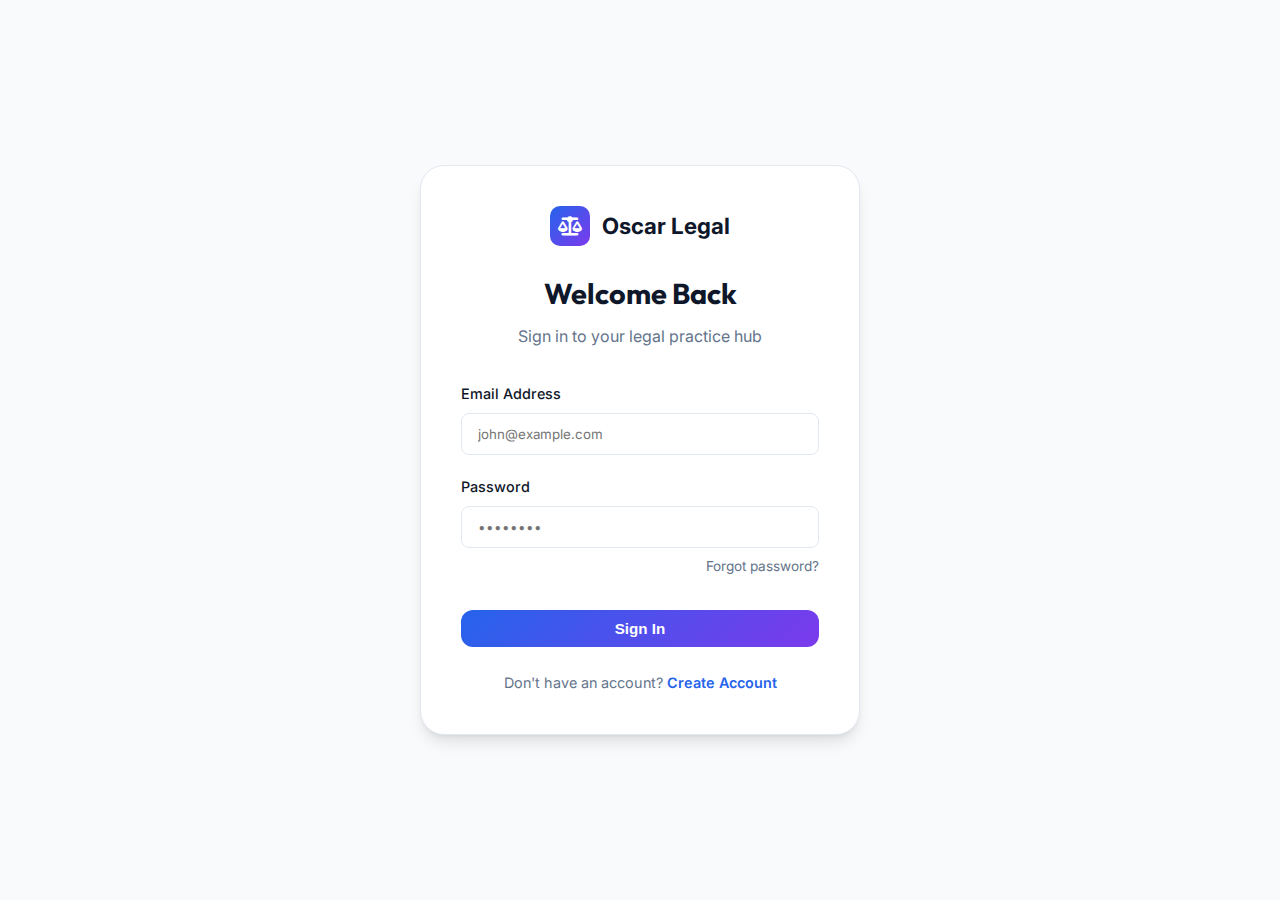
<file: frontend/analysis.html>
<!DOCTYPE html>
<html lang="en">

<head>
    <meta charset="UTF-8">
    <meta name="viewport" content="width=device-width, initial-scale=1.0">
    <title>Legal Analysis | Oscar Legal Practitioners</title>
    <link rel="preconnect" href="https://fonts.googleapis.com">
    <link rel="preconnect" href="https://fonts.gstatic.com" crossorigin>
    <link
        href="https://fonts.googleapis.com/css2?family=Inter:wght@300;400;500;600;700&family=Outfit:wght@400;500;600;700&display=swap"
        rel="stylesheet">
    <link rel="stylesheet" href="https://cdnjs.cloudflare.com/ajax/libs/font-awesome/6.4.0/css/all.min.css">
    <link rel="stylesheet" href="assets/css/main.css">
    <link rel="stylesheet" href="assets/css/dashboard.css">
</head>

<body class="dashboard-body">
    <div class="dashboard-wrapper">
        <aside class="sidebar">
            <div class="sidebar-header">
                <a href="index.html" class="logo">
                    <span class="logo-icon"><i class="fas fa-scale-balanced"></i></span>
                    <span class="logo-text">Oscar Legal</span>
                </a>
            </div>
            <nav class="sidebar-nav">
                <ul>
                    <li><a href="dashboard.html"><i class="fas fa-chart-line"></i> Dashboard</a></li>
                    <li><a href="clients.html"><i class="fas fa-users"></i> Clients</a></li>
                    <li><a href="cases.html"><i class="fas fa-briefcase"></i> Cases</a></li>
                    <li><a href="research.html"><i class="fas fa-magnifying-glass"></i> AI Research</a></li>
                    <li><a href="drafting.html"><i class="fas fa-file-pen"></i> AI Drafting</a></li>
                    <li class="active"><a href="analysis.html"><i class="fas fa-brain"></i> Legal Analysis</a></li>
                </ul>
            </nav>
            <div class="sidebar-footer">
                <button id="logout-btn" class="btn btn-outline"><i class="fas fa-right-from-bracket"></i>
                    Logout</button>
            </div>
        </aside>

        <main class="main-content">
            <header class="content-header">
                <h1>AI Legal Analysis</h1>
                <p>Deep investigative analysis of complex legal situations.</p>
            </header>

            <div class="research-container">
                <div class="search-area">
                    <div class="form-group">
                        <label>State the Legal Issue / Scenario</label>
                        <textarea id="analysis-issue" class="form-control" rows="5"
                            placeholder="Describe the situation in detail..."></textarea>
                    </div>
                    <div class="form-group">
                        <label>Additional Context (Optional)</label>
                        <input type="text" id="analysis-context" class="form-control"
                            placeholder="Specific laws, parties involved, etc.">
                    </div>
                    <button id="run-analysis" class="btn btn-primary btn-large">Perform Deep Analysis <i
                            class="fas fa-microchip"></i></button>
                </div>

                <div id="loading" class="loading-spinner" style="display:none; text-align:center; padding:40px;">
                    <i class="fas fa-brain fa-spin fa-3x" style="color:var(--accent)"></i>
                    <p style="margin-top:15px">Synthesizing legal principles and identifying risks...</p>
                </div>

                <div id="results" class="results-area">
                    <div class="result-card">
                        <h2>Analytical Report</h2>
                        <div id="analysis-content" style="white-space: pre-wrap; line-height: 1.8;"></div>

                        <div style="margin-top:30px; display:flex; gap:12px;">
                            <button class="btn btn-secondary"><i class="fas fa-print"></i> Print Report</button>
                            <button class="btn btn-primary"><i class="fas fa-save"></i> Save to Case File</button>
                        </div>
                    </div>
                </div>
            </div>
        </main>
    </div>

    <script src="assets/js/common.js"></script>
    <script>
        document.getElementById('run-analysis').addEventListener('click', async () => {
            const btn = document.getElementById('run-analysis');
            const loading = document.getElementById('loading');
            const results = document.getElementById('results');
            const content = document.getElementById('analysis-content');
            const token = localStorage.getItem('access_token');

            const payload = {
                issue: document.getElementById('analysis-issue').value,
                context: document.getElementById('analysis-context').value
            };

            if (!payload.issue) {
                alert('Please describe the legal issue.');
                return;
            }

            loading.style.display = 'block';
            results.style.display = 'none';
            btn.disabled = true;

            try {
                const response = await fetch('/api/v1/analyze', {
                    method: 'POST',
                    headers: {
                        'Content-Type': 'application/json',
                        'Authorization': `Bearer ${token}`
                    },
                    body: JSON.stringify(payload)
                });

                if (response.ok) {
                    const data = await response.json();
                    content.innerText = data.analysis;
                    results.style.display = 'block';
                } else {
                    alert('Analysis failed. Ensure AI service is online.');
                }
            } catch (err) {
                console.error(err);
            } finally {
                loading.style.display = 'none';
                btn.disabled = false;
            }
        });

        // Logout
        document.getElementById('logout-btn').addEventListener('click', () => {
            localStorage.clear();
            window.location.href = 'signin.html';
        });
    </script>
</body>

</html>
</file>
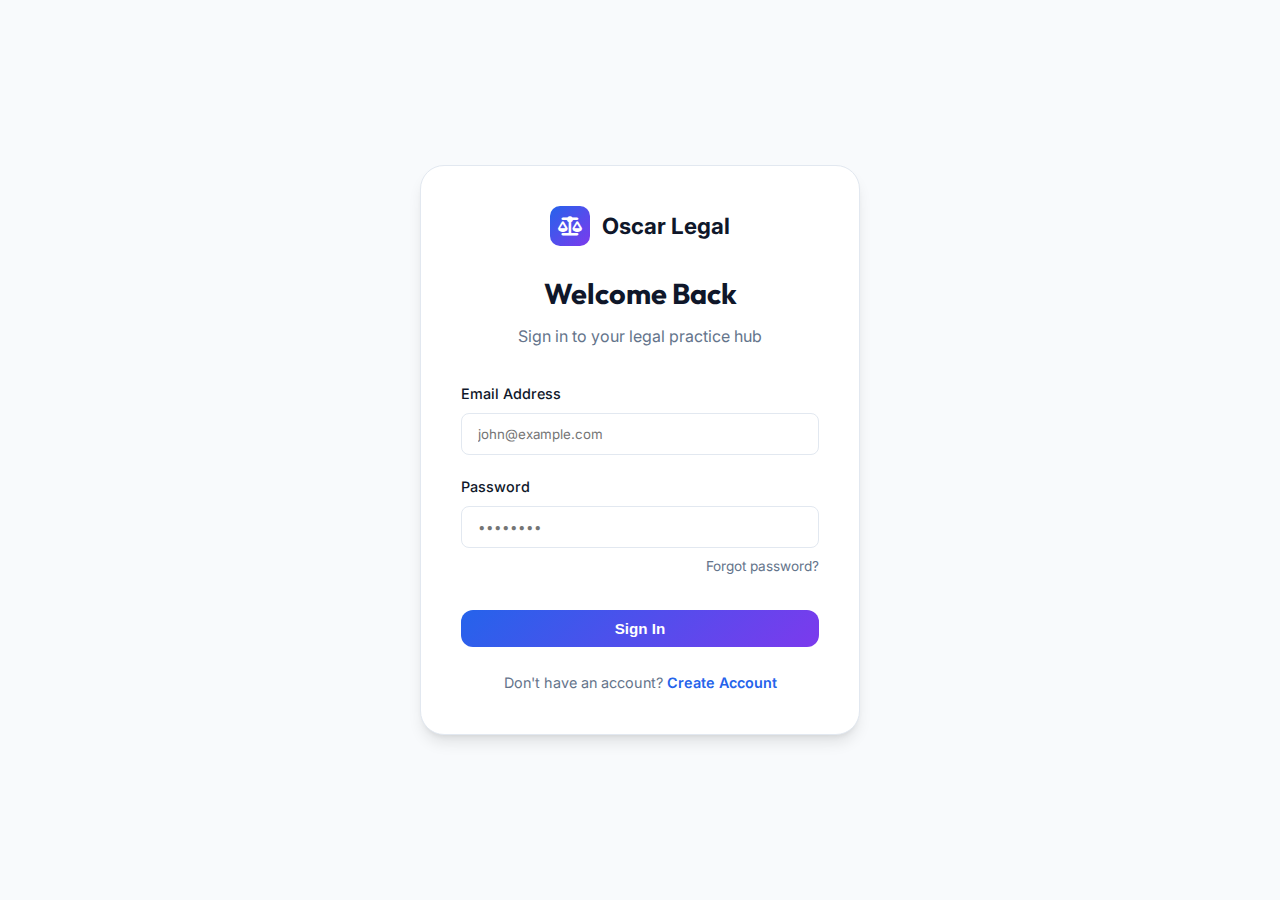
<file: frontend/cases.html>
<!DOCTYPE html>
<html lang="en">

<head>
    <meta charset="UTF-8">
    <meta name="viewport" content="width=device-width, initial-scale=1.0">
    <title>Cases | Oscar Legal Practitioners</title>
    <link rel="preconnect" href="https://fonts.googleapis.com">
    <link rel="preconnect" href="https://fonts.gstatic.com" crossorigin>
    <link
        href="https://fonts.googleapis.com/css2?family=Inter:wght@300;400;500;600;700&family=Outfit:wght@400;500;600;700&display=swap"
        rel="stylesheet">
    <link rel="stylesheet" href="https://cdnjs.cloudflare.com/ajax/libs/font-awesome/6.4.0/css/all.min.css">
    <link rel="stylesheet" href="assets/css/main.css">
    <link rel="stylesheet" href="assets/css/dashboard.css">
</head>

<body class="dashboard-body">
    <div class="dashboard-wrapper">
        <aside class="sidebar">
            <div class="sidebar-header">
                <a href="index.html" class="logo">
                    <span class="logo-icon"><i class="fas fa-scale-balanced"></i></span>
                    <span class="logo-text">Oscar Legal</span>
                </a>
            </div>
            <nav class="sidebar-nav">
                <ul>
                    <li><a href="dashboard.html"><i class="fas fa-chart-line"></i> Dashboard</a></li>
                    <li><a href="clients.html"><i class="fas fa-users"></i> Clients</a></li>
                    <li class="active"><a href="cases.html"><i class="fas fa-briefcase"></i> Cases</a></li>
                    <li><a href="research.html"><i class="fas fa-magnifying-glass"></i> AI Research</a></li>
                    <li><a href="drafting.html"><i class="fas fa-file-pen"></i> AI Drafting</a></li>
                    <li><a href="analysis.html"><i class="fas fa-brain"></i> Legal Analysis</a></li>
                    <li><a href="settings.html"><i class="fas fa-cog"></i> Settings</a></li>
                </ul>
            </nav>
            <div class="sidebar-footer">
                <button id="logout-btn" class="btn btn-outline"><i class="fas fa-right-from-bracket"></i>
                    Logout</button>
            </div>
        </aside>

        <main class="main-content">
            <header class="content-header">
                <h1>Case Management</h1>
                <button class="btn btn-primary" id="add-case-btn"><i class="fas fa-plus"></i> New Case</button>
            </header>

            <div class="grid-card">
                <div class="table-container">
                    <table>
                        <thead>
                            <tr>
                                <th>Case #</th>
                                <th>Title</th>
                                <th>Client</th>
                                <th>Status</th>
                                <th>Priority</th>
                                <th>Actions</th>
                            </tr>
                        </thead>
                        <tbody id="cases-list">
                            <tr>
                                <td colspan="6" class="empty-state">Loading cases...</td>
                            </tr>
                        </tbody>
                    </table>
                </div>
            </div>
        </main>
    </div>

    <!-- Add Case Modal -->
    <div id="case-modal"
        style="display:none; position:fixed; top:0; left:0; width:100%; height:100%; background:rgba(0,0,0,0.5); z-index:2000; align-items:center; justify-content:center;">
        <div class="auth-container" style="max-width:600px">
            <h3>Open New Case</h3>
            <div class="form-group">
                <label>Client</label>
                <select id="case-client-id" class="form-control">
                    <option value="">Select a client...</option>
                </select>
            </div>
            <div class="form-group"><label>Case Title</label><input type="text" id="case-title" class="form-control"
                    placeholder="e.g., Smith vs Johnson"></div>
            <div class="form-group"><label>Case Number</label><input type="text" id="case-number" class="form-control"
                    placeholder="C-2026-001"></div>
            <div class="form-group">
                <label>Priority</label>
                <select id="case-priority" class="form-control">
                    <option value="low">Low</option>
                    <option value="medium" selected>Medium</option>
                    <option value="high">High</option>
                </select>
            </div>
            <div style="display:flex; gap:10px; margin-top:20px">
                <button class="btn btn-primary" id="save-case">Open Case</button>
                <button class="btn btn-secondary"
                    onclick="document.getElementById('case-modal').style.display='none'">Cancel</button>
            </div>
        </div>
    </div>

    <script src="assets/js/common.js"></script>
    <script>
        const token = localStorage.getItem('access_token');

        async function loadClientsForSelect() {
            try {
                const response = await fetch('/api/v1/clients/', {
                    headers: { 'Authorization': `Bearer ${token}` }
                });
                if (response.ok) {
                    const clients = await response.json();
                    const select = document.getElementById('case-client-id');
                    select.innerHTML += clients.map(c => `<option value="${c.id}">${c.name}</option>`).join('');
                }
            } catch (err) { }
        }

        async function loadCases() {
            try {
                const response = await fetch('/api/v1/cases/', {
                    headers: { 'Authorization': `Bearer ${token}` }
                });
                if (response.ok) {
                    const cases = await response.json();
                    const list = document.getElementById('cases-list');
                    if (cases.length === 0) {
                        list.innerHTML = '<tr><td colspan="6" class="empty-state">No cases found. Click "New Case" to begin.</td></tr>';
                    } else {
                        list.innerHTML = cases.map(c => `
                            <tr>
                                <td><code>${c.case_number}</code></td>
                                <td style="font-weight:600">${c.title}</td>
                                <td>Client #${c.client_id}</td>
                                <td><span class="case-badge badge-med">${c.status}</span></td>
                                <td><span class="case-badge badge-${c.priority === 'high' ? 'high' : 'med'}">${c.priority}</span></td>
                                <td><button class="link-btn">Manage</button></td>
                            </tr>
                        `).join('');
                    }
                }
            } catch (err) { console.error(err); }
        }

        document.getElementById('add-case-btn').onclick = () => {
            document.getElementById('case-modal').style.display = 'flex';
        };

        document.getElementById('save-case').onclick = async () => {
            const data = {
                client_id: parseInt(document.getElementById('case-client-id').value),
                title: document.getElementById('case-title').value,
                case_number: document.getElementById('case-number').value,
                priority: document.getElementById('case-priority').value,
                status: "open"
            };

            if (!data.client_id || !data.title || !data.case_number) {
                alert('Please fill all required fields.');
                return;
            }

            try {
                const response = await fetch('/api/v1/cases/', {
                    method: 'POST',
                    headers: {
                        'Authorization': `Bearer ${token}`,
                        'Content-Type': 'application/json'
                    },
                    body: JSON.stringify(data)
                });
                if (response.ok) {
                    document.getElementById('case-modal').style.display = 'none';
                    loadCases();
                } else {
                    alert('Error opening case. Case number might be duplicate.');
                }
            } catch (err) { console.error(err); }
        };

        loadClientsForSelect();
        loadCases();

        // Logout
        document.getElementById('logout-btn').addEventListener('click', () => {
            localStorage.clear();
            window.location.href = 'signin.html';
        });
    </script>
</body>

</html>
</file>
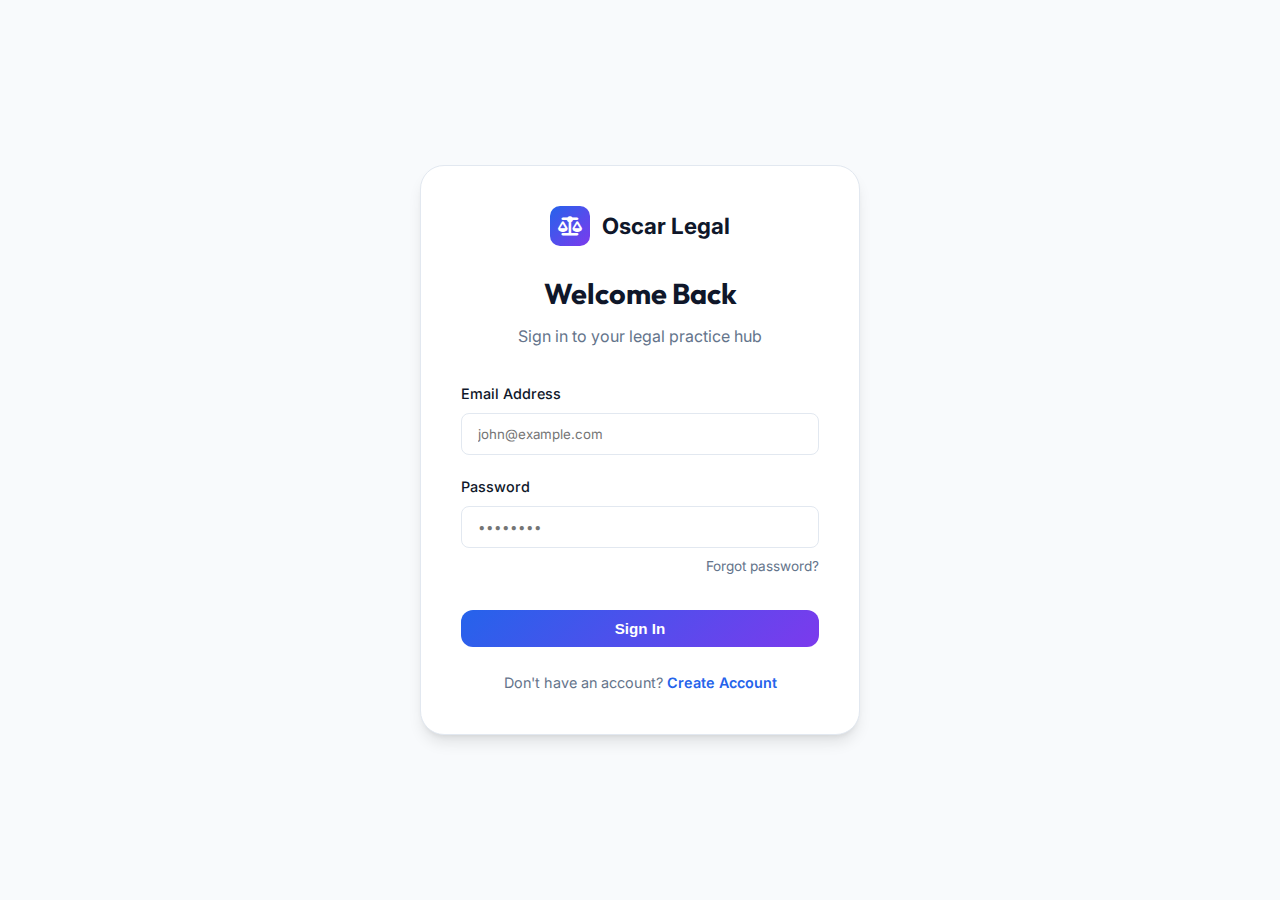
<file: frontend/clients.html>
<!DOCTYPE html>
<html lang="en">

<head>
    <meta charset="UTF-8">
    <meta name="viewport" content="width=device-width, initial-scale=1.0">
    <title>Clients | Oscar Legal Practitioners</title>
    <link rel="preconnect" href="https://fonts.googleapis.com">
    <link rel="preconnect" href="https://fonts.gstatic.com" crossorigin>
    <link
        href="https://fonts.googleapis.com/css2?family=Inter:wght@300;400;500;600;700&family=Outfit:wght@400;500;600;700&display=swap"
        rel="stylesheet">
    <link rel="stylesheet" href="https://cdnjs.cloudflare.com/ajax/libs/font-awesome/6.4.0/css/all.min.css">
    <link rel="stylesheet" href="assets/css/main.css">
    <link rel="stylesheet" href="assets/css/dashboard.css">
</head>

<body class="dashboard-body">
    <div class="dashboard-wrapper">
        <aside class="sidebar">
            <div class="sidebar-header">
                <a href="index.html" class="logo">
                    <span class="logo-icon"><i class="fas fa-scale-balanced"></i></span>
                    <span class="logo-text">Oscar Legal</span>
                </a>
            </div>
            <nav class="sidebar-nav">
                <ul>
                    <li><a href="dashboard.html"><i class="fas fa-chart-line"></i> Dashboard</a></li>
                    <li class="active"><a href="clients.html"><i class="fas fa-users"></i> Clients</a></li>
                    <li><a href="cases.html"><i class="fas fa-briefcase"></i> Cases</a></li>
                    <li><a href="research.html"><i class="fas fa-magnifying-glass"></i> AI Research</a></li>
                    <li><a href="drafting.html"><i class="fas fa-file-pen"></i> AI Drafting</a></li>
                    <li><a href="analysis.html"><i class="fas fa-brain"></i> Legal Analysis</a></li>
                    <li><a href="settings.html"><i class="fas fa-cog"></i> Settings</a></li>
                </ul>
            </nav>
            <div class="sidebar-footer">
                <button id="logout-btn" class="btn btn-outline"><i class="fas fa-right-from-bracket"></i>
                    Logout</button>
            </div>
        </aside>

        <main class="main-content">
            <header class="content-header">
                <h1>Client Management</h1>
                <button class="btn btn-primary" id="add-client-btn"><i class="fas fa-plus"></i> Add Client</button>
            </header>

            <div class="grid-card">
                <div class="table-container">
                    <table>
                        <thead>
                            <tr>
                                <th>Name</th>
                                <th>Contact</th>
                                <th>Status</th>
                                <th>Actions</th>
                            </tr>
                        </thead>
                        <tbody id="clients-list">
                            <tr>
                                <td colspan="4" class="empty-state">Loading clients...</td>
                            </tr>
                        </tbody>
                    </table>
                </div>
            </div>
        </main>
    </div>

    <!-- Simple Add Client Modal -->
    <div id="client-modal"
        style="display:none; position:fixed; top:0; left:0; width:100%; height:100%; background:rgba(0,0,0,0.5); z-index:2000; align-items:center; justify-content:center;">
        <div class="auth-container" style="max-width:500px">
            <h3>Add New Client</h3>
            <div class="form-group"><label>Full Name</label><input type="text" id="c-name" class="form-control"></div>
            <div class="form-group"><label>Email</label><input type="email" id="c-email" class="form-control"></div>
            <div class="form-group"><label>Phone</label><input type="text" id="c-phone" class="form-control"></div>
            <div style="display:flex; gap:10px; margin-top:20px">
                <button class="btn btn-primary" id="save-client">Save Client</button>
                <button class="btn btn-secondary"
                    onclick="document.getElementById('client-modal').style.display='none'">Cancel</button>
            </div>
        </div>
    </div>

    <script src="assets/js/common.js"></script>
    <script>
        const token = localStorage.getItem('access_token');

        async function loadClients() {
            try {
                const response = await fetch('/api/v1/clients/', {
                    headers: { 'Authorization': `Bearer ${token}` }
                });
                if (response.ok) {
                    const clients = await response.json();
                    const list = document.getElementById('clients-list');
                    if (clients.length === 0) {
                        list.innerHTML = '<tr><td colspan="4" class="empty-state">No clients found. Click "Add Client" to begin.</td></tr>';
                    } else {
                        list.innerHTML = clients.map(c => `
                            <tr>
                                <td style="font-weight:600">${c.name}</td>
                                <td>${c.email || 'N/A'}<br><small>${c.phone || ''}</small></td>
                                <td><span class="case-badge badge-med">${c.status}</span></td>
                                <td><button class="link-btn">View Details</button></td>
                            </tr>
                        `).join('');
                    }
                }
            } catch (err) { console.error(err); }
        }

        document.getElementById('add-client-btn').onclick = () => {
            document.getElementById('client-modal').style.display = 'flex';
        };

        document.getElementById('save-client').onclick = async () => {
            const data = {
                name: document.getElementById('c-name').value,
                email: document.getElementById('c-email').value,
                phone: document.getElementById('c-phone').value
            };
            try {
                const response = await fetch('/api/v1/clients/', {
                    method: 'POST',
                    headers: {
                        'Authorization': `Bearer ${token}`,
                        'Content-Type': 'application/json'
                    },
                    body: JSON.stringify(data)
                });
                if (response.ok) {
                    document.getElementById('client-modal').style.display = 'none';
                    loadClients();
                }
            } catch (err) { console.error(err); }
        };

        loadClients();

        // Logout
        document.getElementById('logout-btn').addEventListener('click', () => {
            localStorage.clear();
            window.location.href = 'signin.html';
        });
    </script>
</body>

</html>
</file>
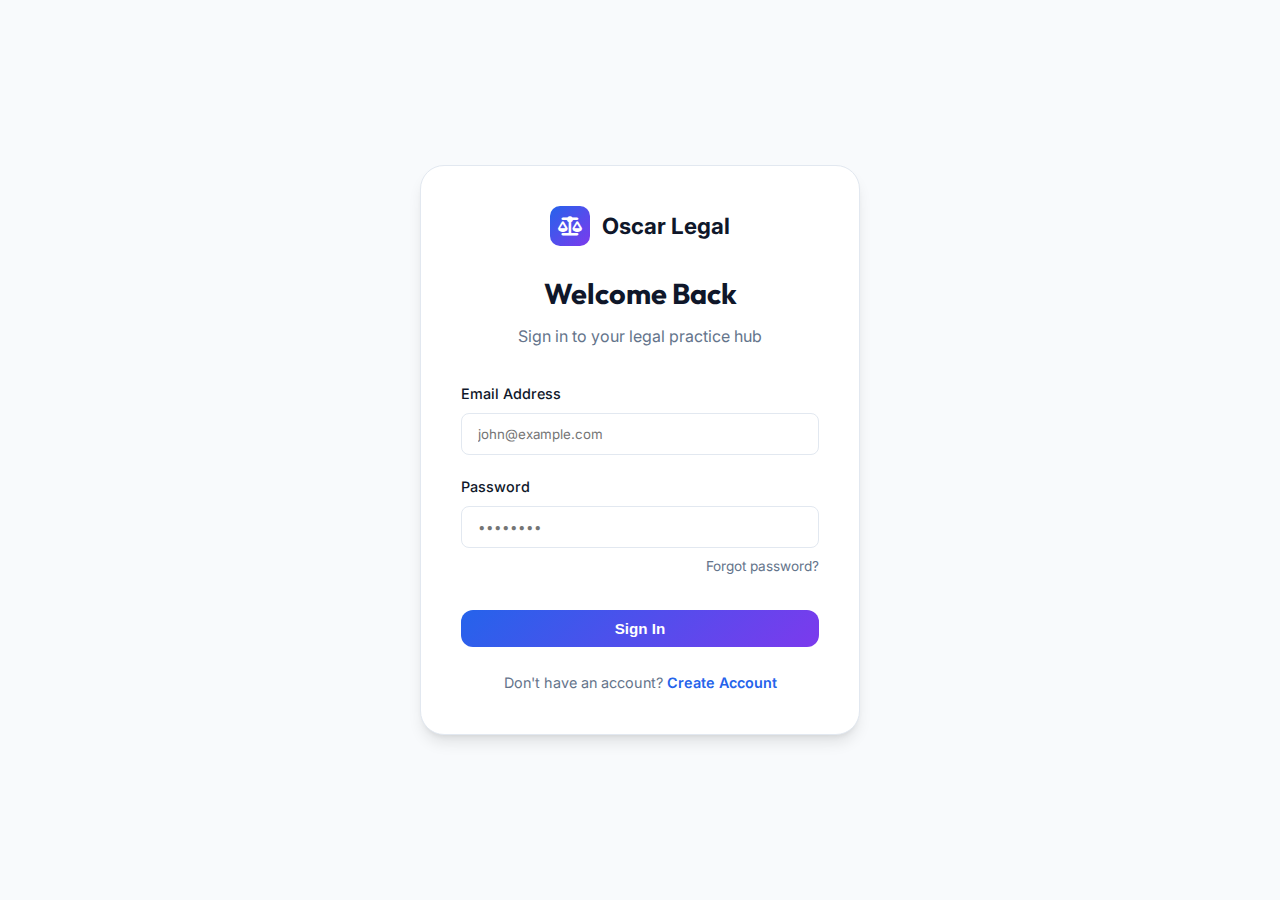
<file: frontend/dashboard.html>
<!DOCTYPE html>
<html lang="en">

<head>
    <meta charset="UTF-8">
    <meta name="viewport" content="width=device-width, initial-scale=1.0">
    <title>Lawyer Dashboard | Oscar Legal Practitioners</title>
    <link rel="preconnect" href="https://fonts.googleapis.com">
    <link rel="preconnect" href="https://fonts.gstatic.com" crossorigin>
    <link
        href="https://fonts.googleapis.com/css2?family=Inter:wght@300;400;500;600;700&family=Outfit:wght@400;500;600;700&display=swap"
        rel="stylesheet">
    <link rel="stylesheet" href="https://cdnjs.cloudflare.com/ajax/libs/font-awesome/6.4.0/css/all.min.css">
    <link rel="stylesheet" href="assets/css/main.css">
    <link rel="stylesheet" href="assets/css/dashboard.css">
</head>

<body class="dashboard-body">
    <div class="dashboard-wrapper">
        <!-- Sidebar -->
        <aside class="sidebar">
            <div class="sidebar-header">
                <a href="index.html" class="logo">
                    <span class="logo-icon"><i class="fas fa-scale-balanced"></i></span>
                    <span class="logo-text">Oscar Legal</span>
                </a>
            </div>
            <nav class="sidebar-nav">
                <ul>
                    <li class="active"><a href="dashboard.html"><i class="fas fa-chart-line"></i> Dashboard</a></li>
                    <li><a href="clients.html"><i class="fas fa-users"></i> Clients</a></li>
                    <li><a href="cases.html"><i class="fas fa-briefcase"></i> Cases</a></li>
                    <li><a href="research.html"><i class="fas fa-magnifying-glass"></i> AI Research</a></li>
                    <li><a href="drafting.html"><i class="fas fa-file-pen"></i> AI Drafting</a></li>
                    <li><a href="analysis.html"><i class="fas fa-brain"></i> Legal Analysis</a></li>
                    <li><a href="settings.html"><i class="fas fa-cog"></i> Settings</a></li>
                </ul>
            </nav>
            <div class="sidebar-footer">
                <button id="logout-btn" class="btn btn-outline"><i class="fas fa-right-from-bracket"></i>
                    Logout</button>
            </div>
        </aside>

        <!-- Main Content -->
        <main class="main-content">
            <header class="content-header">
                <div class="welcome-text">
                    <h1 id="user-welcome">Hello, Counselor</h1>
                    <p>Here is what's happening today.</p>
                </div>
                <div class="header-actions">
                    <button class="btn btn-outline" id="publish-insight-btn"><i class="fas fa-bullhorn"></i> Publish
                        Insight</button>
                    <button class="btn btn-primary" onclick="window.location.href='cases.html'"><i
                            class="fas fa-plus"></i> New Case</button>
                    <div class="user-profile">
                        <img src="https://ui-avatars.com/api/?name=Lawyer&background=2563eb&color=fff" alt="Profile"
                            id="user-avatar">
                    </div>
                </div>
            </header>

            <!-- Blog Modal -->
            <div id="blog-modal"
                style="display:none; position:fixed; top:0; left:0; width:100%; height:100%; background:rgba(0,0,0,0.5); z-index:2000; align-items:center; justify-content:center;">
                <div class="auth-container" style="max-width:700px; padding: 40px;">
                    <h3>Publish Legal Insight</h3>
                    <p class="text-muted">Broadcast your expertise to the public blog.</p>
                    <div class="form-group" style="margin-top:20px">
                        <label>Title</label>
                        <input type="text" id="blog-title" class="form-control"
                            placeholder="The impact of new digital laws...">
                    </div>
                    <div class="form-group">
                        <label>Short Description (Excerpt)</label>
                        <input type="text" id="blog-excerpt" class="form-control" placeholder="A brief summary...">
                    </div>
                    <div class="form-group">
                        <label>Full Content (Markdown supported)</label>
                        <textarea id="blog-content" class="form-control" rows="8"
                            placeholder="Write your full legal analysis here..."></textarea>
                    </div>
                    <div style="display:flex; gap:10px; margin-top:20px">
                        <button class="btn btn-primary" id="save-blog">Publish Now</button>
                        <button class="btn btn-secondary"
                            onclick="document.getElementById('blog-modal').style.display='none'">Cancel</button>
                    </div>
                </div>
            </div>

            <!-- Stats Grid -->
            <div class="stats-grid">
                <div class="stat-card">
                    <div class="stat-icon icon-blue"><i class="fas fa-folder-open"></i></div>
                    <div class="stat-data">
                        <span class="stat-label">Active Cases</span>
                        <span class="stat-value" id="count-cases">0</span>
                    </div>
                </div>
                <div class="stat-card">
                    <div class="stat-icon icon-green"><i class="fas fa-user-check"></i></div>
                    <div class="stat-data">
                        <span class="stat-label">Total Clients</span>
                        <span class="stat-value" id="count-clients">0</span>
                    </div>
                </div>
                <div class="stat-card">
                    <div class="stat-icon icon-purple"><i class="fas fa-clock"></i></div>
                    <div class="stat-data">
                        <span class="stat-label">Pending Tasks</span>
                        <span class="stat-value" id="count-tasks">0</span>
                    </div>
                </div>
            </div>

            <!-- Dashboard Content -->
            <div class="dashboard-grid">
                <!-- Recent Cases Table -->
                <div class="grid-card recent-cases">
                    <div class="card-header">
                        <h3>Recent Cases</h3>
                        <a href="cases.html" class="link-btn">View All</a>
                    </div>
                    <div class="table-container">
                        <table>
                            <thead>
                                <tr>
                                    <th>Title</th>
                                    <th>Client</th>
                                    <th>Status</th>
                                    <th>Action</th>
                                </tr>
                            </thead>
                            <tbody id="recent-cases-list">
                                <!-- Data populated by JS -->
                                <tr>
                                    <td colspan="4" class="empty-state">No cases found</td>
                                </tr>
                            </tbody>
                        </table>
                    </div>
                </div>

                <!-- AI Quick Tool -->
                <div class="grid-card ai-quick-tool">
                    <div class="card-header">
                        <h3>AI Research Assistant</h3>
                    </div>
                    <div class="ai-chat-preview">
                        <p class="ai-hint">Ask a legal research question to get started...</p>
                        <div class="chat-input-box">
                            <input type="text" id="ai-quick-query" placeholder="e.g., Tenant rights in Lagos...">
                            <button id="ai-quick-send"><i class="fas fa-paper-plane"></i></button>
                        </div>
                    </div>
                </div>
            </div>
        </main>
    </div>

    <script src="assets/js/common.js"></script>
    <script src="assets/js/dashboard.js"></script>
</body>

</html>
</file>
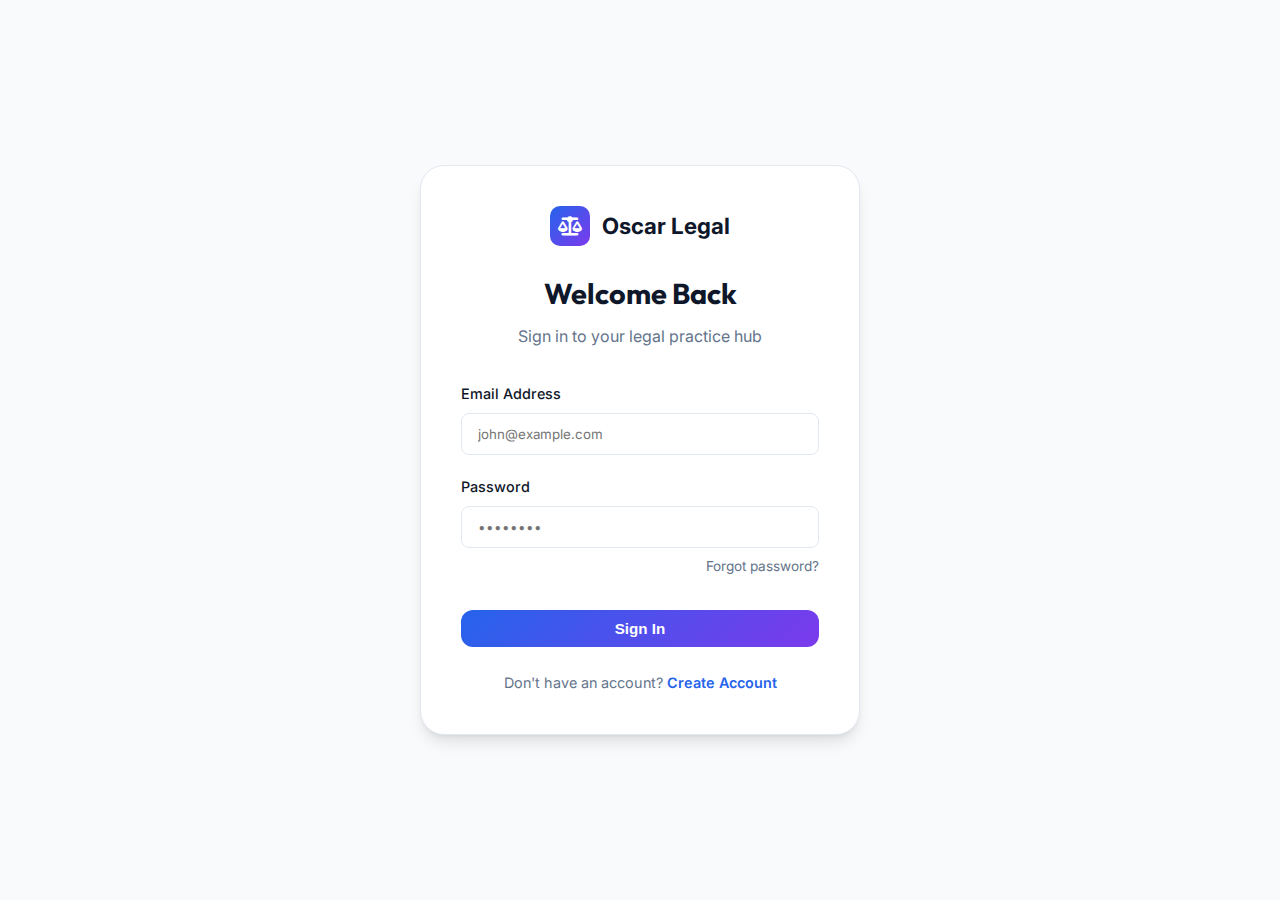
<file: frontend/drafting.html>
<!DOCTYPE html>
<html lang="en">

<head>
    <meta charset="UTF-8">
    <meta name="viewport" content="width=device-width, initial-scale=1.0">
    <title>AI Drafting Assistant | Oscar Legal Practitioners</title>
    <link rel="preconnect" href="https://fonts.googleapis.com">
    <link rel="preconnect" href="https://fonts.gstatic.com" crossorigin>
    <link
        href="https://fonts.googleapis.com/css2?family=Inter:wght@300;400;500;600;700&family=Outfit:wght@400;500;600;700&display=swap"
        rel="stylesheet">
    <link rel="stylesheet" href="https://cdnjs.cloudflare.com/ajax/libs/font-awesome/6.4.0/css/all.min.css">
    <link rel="stylesheet" href="assets/css/main.css">
    <link rel="stylesheet" href="assets/css/dashboard.css">
    <style>
        .drafting-form {
            background: white;
            padding: 30px;
            border-radius: var(--radius-md);
            border: 1px solid var(--border);
            margin-bottom: 30px;
        }

        .form-row {
            display: grid;
            grid-template-columns: 1fr 1fr;
            gap: 20px;
            margin-bottom: 20px;
        }

        .preview-area {
            background: white;
            padding: 50px;
            border-radius: var(--radius-md);
            border: 1px solid var(--border);
            font-family: 'Times New Roman', serif;
            line-height: 1.5;
            white-space: pre-wrap;
            display: none;
            min-height: 500px;
        }

        .preview-header {
            display: flex;
            justify-content: space-between;
            align-items: center;
            margin-bottom: 20px;
        }
    </style>
</head>

<body class="dashboard-body">
    <div class="dashboard-wrapper">
        <aside class="sidebar">
            <div class="sidebar-header">
                <a href="index.html" class="logo">
                    <span class="logo-icon"><i class="fas fa-scale-balanced"></i></span>
                    <span class="logo-text">Oscar Legal</span>
                </a>
            </div>
            <nav class="sidebar-nav">
                <ul>
                    <li><a href="dashboard.html"><i class="fas fa-chart-line"></i> Dashboard</a></li>
                    <li><a href="clients.html"><i class="fas fa-users"></i> Clients</a></li>
                    <li><a href="cases.html"><i class="fas fa-briefcase"></i> Cases</a></li>
                    <li><a href="research.html"><i class="fas fa-magnifying-glass"></i> AI Research</a></li>
                    <li class="active"><a href="drafting.html"><i class="fas fa-file-pen"></i> AI Drafting</a></li>
                    <li><a href="analysis.html"><i class="fas fa-brain"></i> Legal Analysis</a></li>
                    <li><a href="settings.html"><i class="fas fa-cog"></i> Settings</a></li>
                </ul>
            </nav>
            <div class="sidebar-footer">
                <button id="logout-btn" class="btn btn-outline"><i class="fas fa-right-from-bracket"></i>
                    Logout</button>
            </div>
        </aside>

        <main class="main-content">
            <header class="content-header">
                <h1>AI Drafting Assistant</h1>
                <p>Generate professional legal documents in seconds.</p>
            </header>

            <div class="drafting-form">
                <div class="form-row">
                    <div class="form-group">
                        <label>Document Type</label>
                        <select id="doc-type" class="form-control">
                            <option value="Non-Disclosure Agreement (NDA)">Non-Disclosure Agreement (NDA)</option>
                            <option value="Employment Contract">Employment Contract</option>
                            <option value="Service Level Agreement">Service Level Agreement</option>
                            <option value="Tenancy Agreement">Tenancy Agreement</option>
                            <option value="Power of Attorney">Power of Attorney</option>
                        </select>
                    </div>
                </div>
                <div class="form-row">
                    <div class="form-group">
                        <label>Party A (e.g., Company)</label>
                        <input type="text" id="party-a" class="form-control" placeholder="Company Name Ltd.">
                    </div>
                    <div class="form-group">
                        <label>Party B (e.g., Individual)</label>
                        <input type="text" id="party-b" class="form-control" placeholder="Full Legal Name">
                    </div>
                </div>
                <div class="form-row">
                    <div class="form-group">
                        <label>Jurisdiction</label>
                        <select id="doc-jurisdiction" class="form-control">
                            <option value="Nigeria">Nigeria</option>
                            <option value="UK">United Kingdom (England & Wales)</option>
                            <option value="US">United States (Delaware)</option>
                        </select>
                    </div>
                </div>
                <button id="generate-doc" class="btn btn-primary btn-large">Generate Draft <i
                        class="fas fa-wand-magic-sparkles"></i></button>
            </div>

            <div id="loading" class="loading-spinner" style="display:none; text-align:center; padding:40px;">
                <i class="fas fa-spinner fa-spin fa-3x" style="color:var(--accent)"></i>
                <p style="margin-top:15px">Drafting your document based on latest legal standards...</p>
            </div>

            <div id="preview-section">
                <div class="preview-header" style="display:none;" id="preview-header">
                    <h3>Document Preview</h3>
                    <div style="display:flex; gap:10px;">
                        <button class="btn btn-secondary" onclick="window.print()"><i class="fas fa-download"></i>
                            PDF</button>
                        <button class="btn btn-primary"><i class="fas fa-save"></i> Save</button>
                    </div>
                </div>
                <div id="doc-preview" class="preview-area"></div>
            </div>
        </main>
    </div>

    <script src="assets/js/common.js"></script>
    <script>
        document.getElementById('generate-doc').addEventListener('click', async () => {
            const btn = document.getElementById('generate-doc');
            const loading = document.getElementById('loading');
            const preview = document.getElementById('doc-preview');
            const header = document.getElementById('preview-header');
            const token = localStorage.getItem('access_token');

            const payload = {
                template_type: document.getElementById('doc-type').value,
                party_a: document.getElementById('party-a').value,
                party_b: document.getElementById('party-b').value,
                jurisdiction: document.getElementById('doc-jurisdiction').value
            };

            if (!payload.party_a || !payload.party_b) {
                alert('Please specify both parties.');
                return;
            }

            loading.style.display = 'block';
            preview.style.display = 'none';
            header.style.display = 'none';
            btn.disabled = true;

            try {
                const response = await fetch('/api/v1/draft', {
                    method: 'POST',
                    headers: {
                        'Content-Type': 'application/json',
                        'Authorization': `Bearer ${token}`
                    },
                    body: JSON.stringify(payload)
                });

                if (response.ok) {
                    const data = await response.json();
                    preview.innerText = data.content;
                    preview.style.display = 'block';
                    header.style.display = 'flex';
                } else {
                    alert('Drafting failed. Ensure the AI service is online.');
                }
            } catch (err) {
                console.error(err);
            } finally {
                loading.style.display = 'none';
                btn.disabled = false;
            }
        });

        // Logout
        document.getElementById('logout-btn').addEventListener('click', () => {
            localStorage.clear();
            window.location.href = 'signin.html';
        });
    </script>
</body>

</html>
</file>
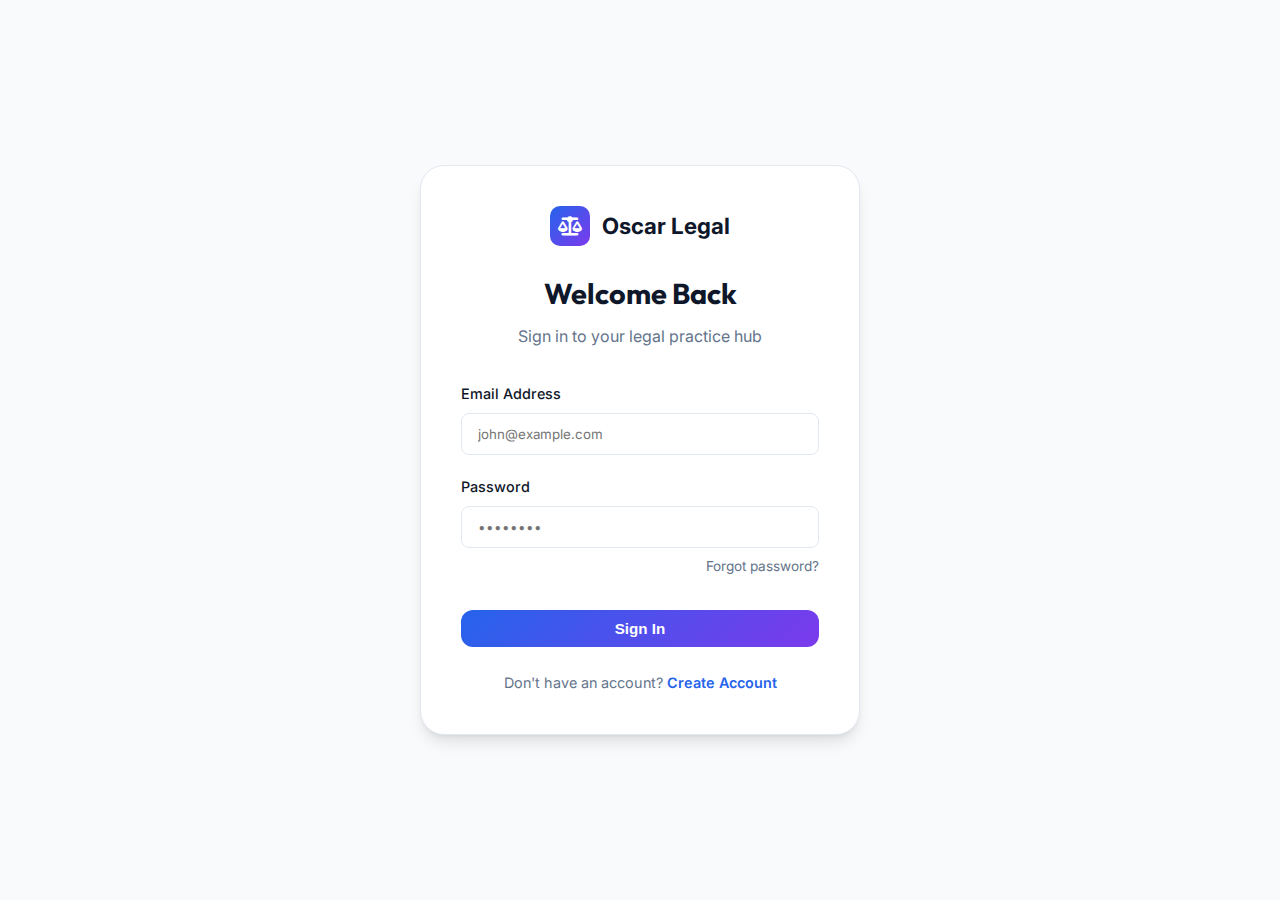
<file: frontend/research.html>
<!DOCTYPE html>
<html lang="en">

<head>
    <meta charset="UTF-8">
    <meta name="viewport" content="width=device-width, initial-scale=1.0">
    <title>AI Research Assistant | Oscar Legal Practitioners</title>
    <link rel="preconnect" href="https://fonts.googleapis.com">
    <link rel="preconnect" href="https://fonts.gstatic.com" crossorigin>
    <link
        href="https://fonts.googleapis.com/css2?family=Inter:wght@300;400;500;600;700&family=Outfit:wght@400;500;600;700&display=swap"
        rel="stylesheet">
    <link rel="stylesheet" href="https://cdnjs.cloudflare.com/ajax/libs/font-awesome/6.4.0/css/all.min.css">
    <link rel="stylesheet" href="assets/css/main.css">
    <link rel="stylesheet" href="assets/css/dashboard.css">
    <style>
        .research-container {
            max-width: 900px;
            margin: 0 auto;
        }

        .search-area {
            background: white;
            padding: 30px;
            border-radius: var(--radius-md);
            box-shadow: var(--shadow-sm);
            margin-bottom: 30px;
            border: 1px solid var(--border);
        }

        .search-input-group {
            display: flex;
            gap: 12px;
        }

        .search-input-group input {
            flex: 1;
            padding: 14px 20px;
            border-radius: 10px;
            border: 1px solid var(--border);
            font-size: 1.1rem;
        }

        .results-area {
            display: none;
            /* Shown when results arrive */
        }

        .result-card {
            background: white;
            padding: 40px;
            border-radius: var(--radius-md);
            box-shadow: var(--shadow-sm);
            border: 1px solid var(--border);
            line-height: 1.8;
        }

        .result-card h2 {
            margin-bottom: 24px;
            color: var(--accent);
        }

        .source-list {
            margin-top: 30px;
            padding-top: 20px;
            border-top: 1px solid var(--border);
        }

        .source-tag {
            display: inline-block;
            background: var(--surface);
            padding: 4px 12px;
            border-radius: 6px;
            font-size: 0.8rem;
            margin-right: 8px;
            margin-bottom: 8px;
            border: 1px solid var(--border);
        }

        .loading-spinner {
            display: none;
            text-align: center;
            padding: 40px;
        }
    </style>
</head>

<body class="dashboard-body">
    <div class="dashboard-wrapper">
        <!-- Sidebar same as dashboard -->
        <aside class="sidebar">
            <div class="sidebar-header">
                <a href="index.html" class="logo">
                    <span class="logo-icon"><i class="fas fa-scale-balanced"></i></span>
                    <span class="logo-text">Oscar Legal</span>
                </a>
            </div>
            <nav class="sidebar-nav">
                <ul>
                    <li><a href="dashboard.html"><i class="fas fa-chart-line"></i> Dashboard</a></li>
                    <li><a href="clients.html"><i class="fas fa-users"></i> Clients</a></li>
                    <li><a href="cases.html"><i class="fas fa-briefcase"></i> Cases</a></li>
                    <li class="active"><a href="research.html"><i class="fas fa-magnifying-glass"></i> AI Research</a>
                    </li>
                    <li><a href="drafting.html"><i class="fas fa-file-pen"></i> AI Drafting</a></li>
                    <li><a href="analysis.html"><i class="fas fa-brain"></i> Legal Analysis</a></li>
                    <li><a href="settings.html"><i class="fas fa-cog"></i> Settings</a></li>
                </ul>
            </nav>
            <div class="sidebar-footer">
                <button id="logout-btn" class="btn btn-outline"><i class="fas fa-right-from-bracket"></i>
                    Logout</button>
            </div>
        </aside>

        <main class="main-content">
            <header class="content-header">
                <div class="welcome-text">
                    <h1>AI Research Assistant</h1>
                    <p>Semantic legal research across jurisdictions.</p>
                </div>
            </header>

            <div class="research-container">
                <div class="search-area">
                    <div class="search-input-group">
                        <input type="text" id="research-query"
                            placeholder="Ask a legal question (e.g., Burden of proof in libel cases...)">
                        <button id="run-research" class="btn btn-primary btn-large">Research <i
                                class="fas fa-microchip"></i></button>
                    </div>
                    <div style="margin-top: 15px; display:flex; gap: 20px;">
                        <select id="jurisdiction" class="form-control" style="width: 200px;">
                            <option value="">All Jurisdictions</option>
                            <option value="nigeria">Nigeria</option>
                            <option value="uk">United Kingdom</option>
                            <option value="us">United States</option>
                        </select>
                    </div>
                </div>

                <div id="loading" class="loading-spinner">
                    <i class="fas fa-circle-notch fa-spin fa-3x" style="color: var(--accent);"></i>
                    <p style="margin-top: 15px;">Analyzing legal precedents... This may take a moment.</p>
                </div>

                <div id="results" class="results-area">
                    <div class="result-card">
                        <h2>Research Summary</h2>
                        <div id="answer-content"></div>

                        <div class="source-list">
                            <h4>Retrieved Sources</h4>
                            <div id="sources-container"></div>
                        </div>

                        <div style="margin-top:30px; display:flex; gap:12px;">
                            <button class="btn btn-secondary"><i class="fas fa-file-pdf"></i> Export PDF</button>
                            <button class="btn btn-secondary"><i class="fas fa-bookmark"></i> Save to Case</button>
                        </div>
                    </div>
                </div>
            </div>
        </main>
    </div>

    <script src="assets/js/common.js"></script>
    <script>
        document.addEventListener('DOMContentLoaded', () => {
            const runBtn = document.getElementById('run-research');
            const queryInput = document.getElementById('research-query');
            const resultsArea = document.getElementById('results');
            const loading = document.getElementById('loading');
            const answerContent = document.getElementById('answer-content');
            const sourcesContainer = document.getElementById('sources-container');

            // Handle URL params
            const urlParams = new URLSearchParams(window.location.search);
            const initialQuery = urlParams.get('query');
            if (initialQuery) {
                queryInput.value = initialQuery;
                performResearch();
            }

            async function performResearch() {
                const query = queryInput.value.trim();
                const jurisdiction = document.getElementById('jurisdiction').value;
                const token = localStorage.getItem('access_token');

                if (!query) return;

                resultsArea.style.display = 'none';
                loading.style.display = 'block';

                try {
                    const response = await fetch('/api/v1/research', {
                        method: 'POST',
                        headers: {
                            'Content-Type': 'application/json',
                            'Authorization': `Bearer ${token}`
                        },
                        body: JSON.stringify({ query, jurisdiction })
                    });

                    if (response.ok) {
                        const data = await response.json();
                        answerContent.innerHTML = data.answer.replace(/\n/g, '<br>');

                        sourcesContainer.innerHTML = data.sources.length > 0
                            ? data.sources.map(s => `<span class="source-tag"><i class="fas fa-book"></i> ${s.title || 'Legal Document'}</span>`).join('')
                            : '<p class="text-muted">No external sources cited.</p>';

                        resultsArea.style.display = 'block';
                    } else {
                        alert('Could not complete research. Please check your connection to the AI service.');
                    }
                } catch (err) {
                    console.error('Research error:', err);
                } finally {
                    loading.style.display = 'none';
                }
            }

            runBtn.addEventListener('click', performResearch);
            queryInput.addEventListener('keypress', (e) => { if (e.key === 'Enter') performResearch(); });

            // Logout
            document.getElementById('logout-btn').addEventListener('click', () => {
                localStorage.clear();
                window.location.href = 'signin.html';
            });
        });
    </script>
</body>

</html>
</file>
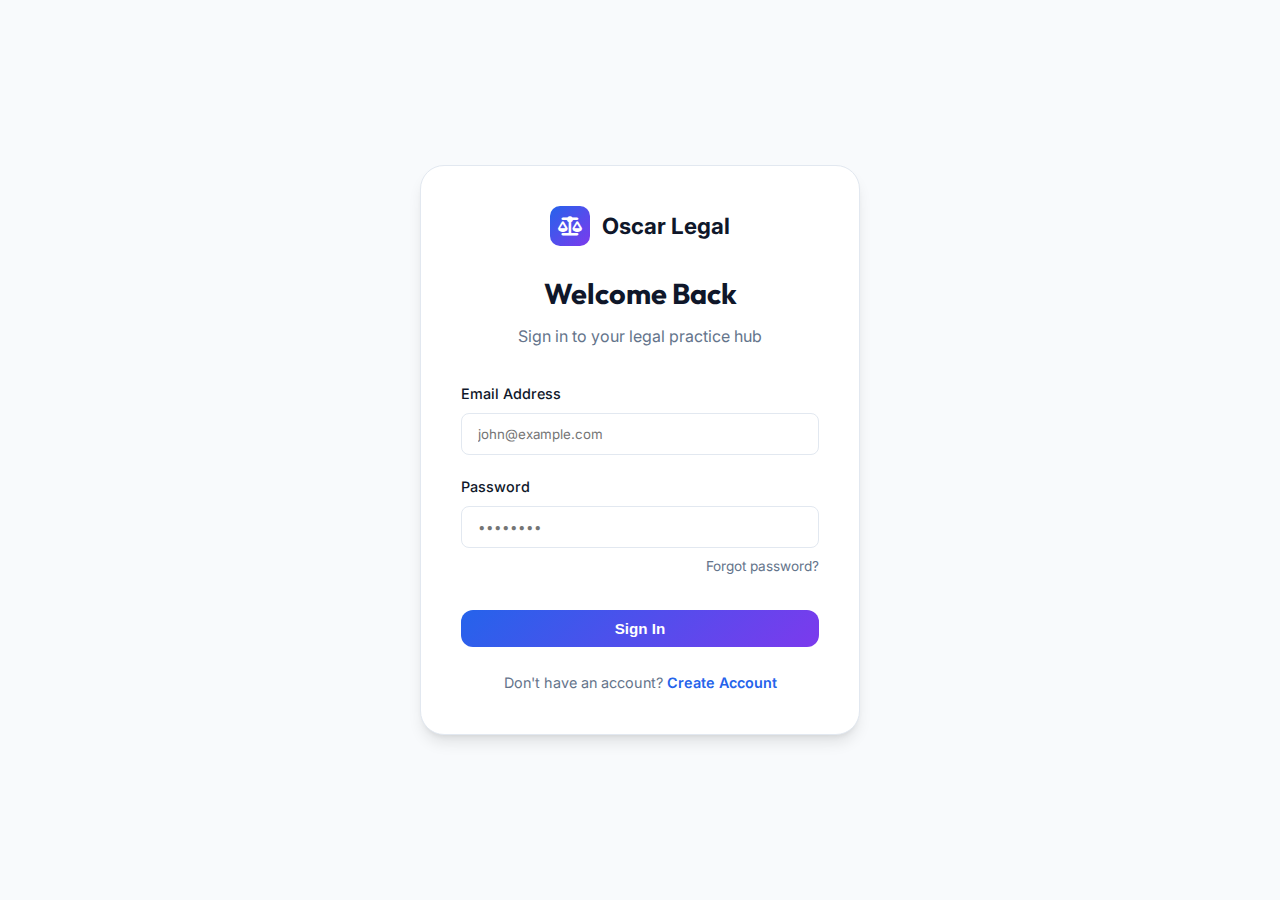
<file: frontend/settings.html>
<!DOCTYPE html>
<html lang="en">

<head>
    <meta charset="UTF-8">
    <meta name="viewport" content="width=device-width, initial-scale=1.0">
    <title>Settings | Oscar Legal Practitioners</title>
    <link rel="preconnect" href="https://fonts.googleapis.com">
    <link rel="preconnect" href="https://fonts.gstatic.com" crossorigin>
    <link
        href="https://fonts.googleapis.com/css2?family=Inter:wght@300;400;500;600;700&family=Outfit:wght@400;500;600;700&display=swap"
        rel="stylesheet">
    <link rel="stylesheet" href="https://cdnjs.cloudflare.com/ajax/libs/font-awesome/6.4.0/css/all.min.css">
    <link rel="stylesheet" href="assets/css/main.css">
    <link rel="stylesheet" href="assets/css/dashboard.css">
</head>

<body class="dashboard-body">
    <div class="dashboard-wrapper">
        <aside class="sidebar">
            <div class="sidebar-header">
                <a href="index.html" class="logo">
                    <span class="logo-icon"><i class="fas fa-scale-balanced"></i></span>
                    <span class="logo-text">Oscar Legal</span>
                </a>
            </div>
            <nav class="sidebar-nav">
                <ul>
                    <li><a href="dashboard.html"><i class="fas fa-chart-line"></i> Dashboard</a></li>
                    <li><a href="clients.html"><i class="fas fa-users"></i> Clients</a></li>
                    <li><a href="cases.html"><i class="fas fa-briefcase"></i> Cases</a></li>
                    <li><a href="research.html"><i class="fas fa-magnifying-glass"></i> AI Research</a></li>
                    <li><a href="drafting.html"><i class="fas fa-file-pen"></i> AI Drafting</a></li>
                    <li><a href="analysis.html"><i class="fas fa-brain"></i> Legal Analysis</a></li>
                    <li class="active"><a href="settings.html"><i class="fas fa-cog"></i> Settings</a></li>
                </ul>
            </nav>
            <div class="sidebar-footer">
                <button id="logout-btn" class="btn btn-outline"><i class="fas fa-right-from-bracket"></i>
                    Logout</button>
            </div>
        </aside>

        <main class="main-content">
            <header class="content-header">
                <h1>Settings</h1>
                <p>Manage your account and practice preferences.</p>
            </header>

            <div class="grid-card">
                <h3>Account Information</h3>
                <div style="margin-top:20px; max-width: 400px;">
                    <div class="form-group">
                        <label>Display Name</label>
                        <input type="text" id="setting-name" class="form-control" placeholder="Your Name">
                    </div>
                    <div class="form-group">
                        <label>Email Address</label>
                        <input type="email" id="setting-email" class="form-control" disabled>
                    </div>
                    <button class="btn btn-primary">Update Profile</button>
                </div>

                <h3 style="margin-top:40px;">System Preferences</h3>
                <div style="margin-top:20px;">
                    <p class="text-muted">Personalize your Oscar Legal experience.</p>
                    <!-- Toggle options etc would go here -->
                    <button class="btn btn-secondary">Enable Dark Mode (Coming Soon)</button>
                </div>
            </div>
        </main>
    </div>

    <script src="assets/js/common.js"></script>
    <script>
        document.addEventListener('DOMContentLoaded', () => {
            const user = JSON.parse(localStorage.getItem('user') || '{}');
            if (user.full_name) {
                document.getElementById('setting-name').value = user.full_name;
                document.getElementById('setting-email').value = user.email;
            }

            document.getElementById('logout-btn').addEventListener('click', () => {
                localStorage.clear();
                window.location.href = 'signin.html';
            });
        });
    </script>
</body>

</html>
</file>
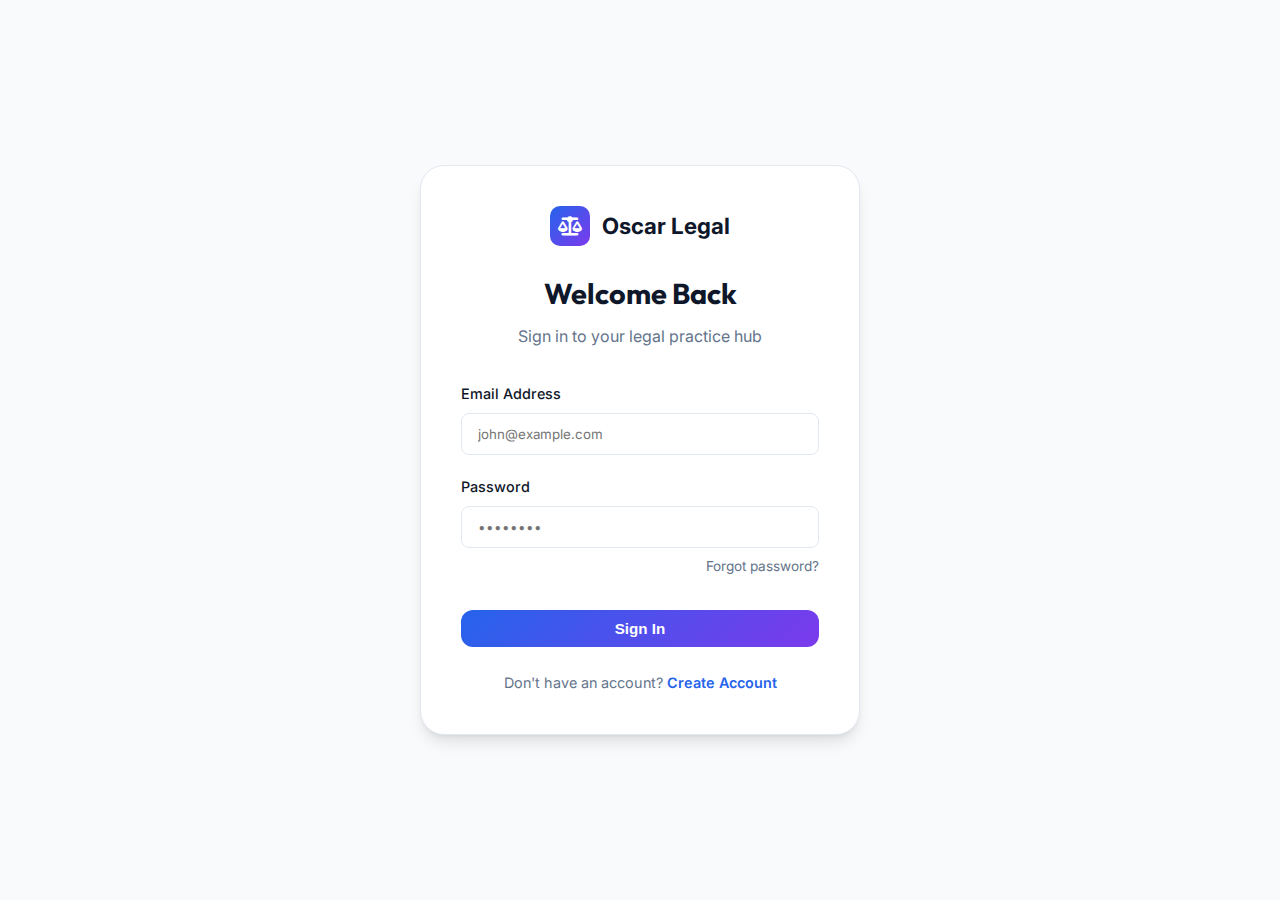
<file: frontend/signin.html>
<!DOCTYPE html>
<html lang="en">

<head>
    <meta charset="UTF-8">
    <meta name="viewport" content="width=device-width, initial-scale=1.0">
    <title>Sign In | Oscar Legal Practitioners</title>
    <link rel="preconnect" href="https://fonts.googleapis.com">
    <link rel="preconnect" href="https://fonts.gstatic.com" crossorigin>
    <link
        href="https://fonts.googleapis.com/css2?family=Inter:wght@300;400;500;600;700&family=Outfit:wght@400;500;600;700&display=swap"
        rel="stylesheet">
    <link rel="stylesheet" href="https://cdnjs.cloudflare.com/ajax/libs/font-awesome/6.4.0/css/all.min.css">
    <link rel="stylesheet" href="assets/css/main.css">
    <style>
        .auth-page {
            min-height: 100vh;
            display: flex;
            align-items: center;
            justify-content: center;
            background: var(--surface);
            padding: 40px 20px;
        }

        .auth-container {
            width: 100%;
            max-width: 440px;
            background: white;
            padding: 40px;
            border-radius: var(--radius-lg);
            box-shadow: var(--shadow-lg);
            border: 1px solid var(--border);
        }

        .auth-header {
            text-align: center;
            margin-bottom: 32px;
        }

        .auth-header .logo {
            justify-content: center;
            margin-bottom: 24px;
        }

        .auth-header h2 {
            font-size: 1.8rem;
            margin-bottom: 8px;
        }

        .auth-header p {
            color: var(--text-muted);
        }

        .form-group {
            margin-bottom: 20px;
        }

        .form-group label {
            display: block;
            margin-bottom: 8px;
            font-weight: 500;
            font-size: 0.9rem;
        }

        .form-control {
            width: 100%;
            padding: 12px 16px;
            border-radius: 8px;
            border: 1px solid var(--border);
            font-family: var(--font-main);
            transition: var(--transition);
        }

        .form-control:focus {
            outline: none;
            border-color: var(--accent);
            box-shadow: 0 0 0 3px rgba(37, 99, 235, 0.1);
        }

        .auth-btn {
            width: 100%;
            margin-top: 12px;
        }

        .auth-footer {
            text-align: center;
            margin-top: 24px;
            color: var(--text-muted);
            font-size: 0.9rem;
        }

        .auth-footer a {
            color: var(--accent);
            font-weight: 600;
        }

        .forgot-pass {
            display: block;
            text-align: right;
            font-size: 0.85rem;
            color: var(--text-muted);
            margin-top: 8px;
        }
    </style>
</head>

<body class="auth-page">
    <div class="auth-container">
        <div class="auth-header">
            <a href="index.html" class="logo">
                <span class="logo-icon"><i class="fas fa-scale-balanced"></i></span>
                <span class="logo-text">Oscar Legal</span>
            </a>
            <h2>Welcome Back</h2>
            <p>Sign in to your legal practice hub</p>
        </div>

        <form id="signin-form">
            <div class="form-group">
                <label>Email Address</label>
                <input type="email" id="email" class="form-control" placeholder="john@example.com" required>
            </div>
            <div class="form-group">
                <label>Password</label>
                <input type="password" id="password" class="form-control" placeholder="••••••••" required>
                <a href="#" class="forgot-pass">Forgot password?</a>
            </div>

            <button type="submit" class="btn btn-primary auth-btn">Sign In</button>
        </form>

        <div class="auth-footer">
            Don't have an account? <a href="signup.html">Create Account</a>
        </div>
    </div>

    <script src="assets/js/auth.js"></script>
</body>

</html>
</file>
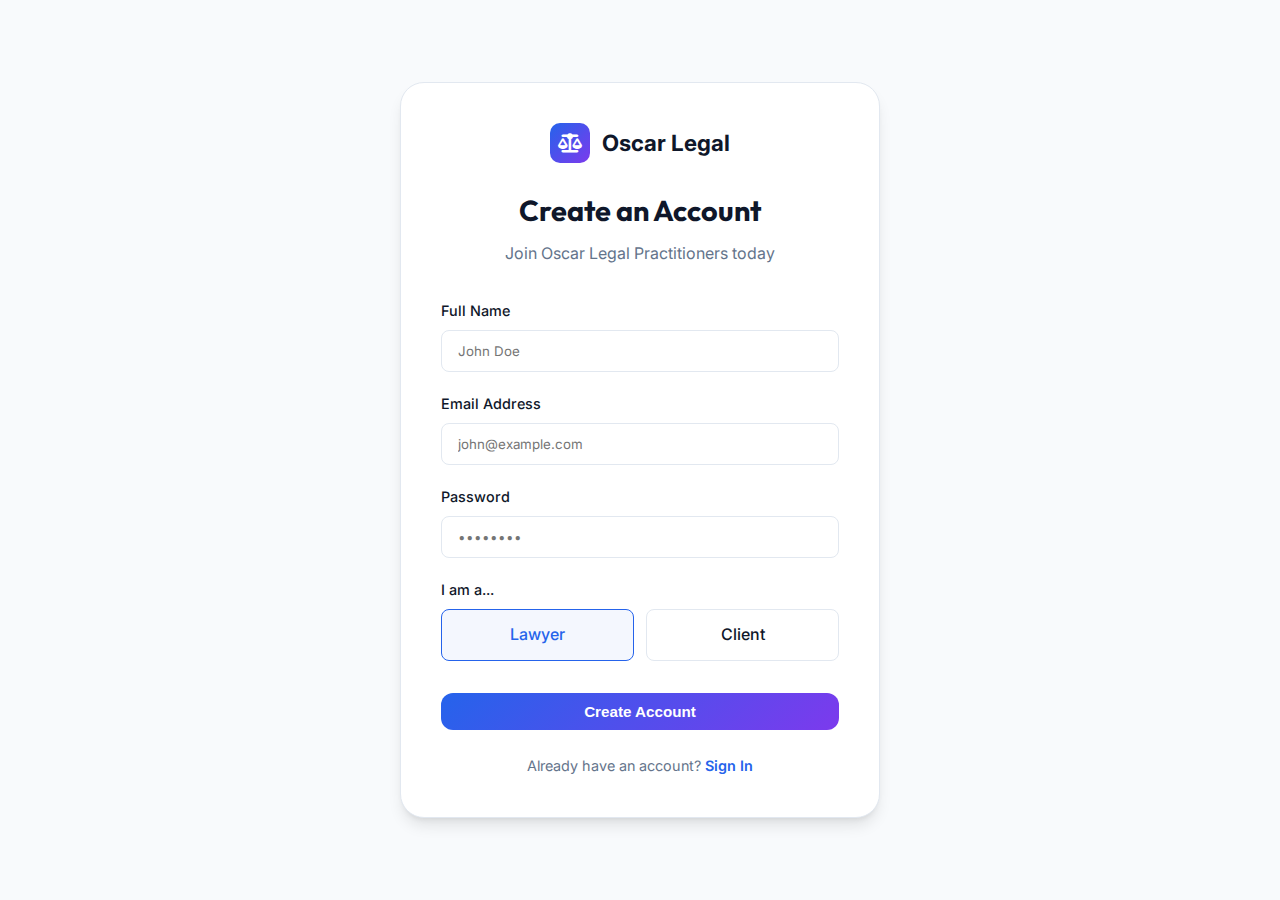
<file: frontend/signup.html>
<!DOCTYPE html>
<html lang="en">

<head>
    <meta charset="UTF-8">
    <meta name="viewport" content="width=device-width, initial-scale=1.0">
    <title>Sign Up | Oscar Legal Practitioners</title>
    <link rel="preconnect" href="https://fonts.googleapis.com">
    <link rel="preconnect" href="https://fonts.gstatic.com" crossorigin>
    <link
        href="https://fonts.googleapis.com/css2?family=Inter:wght@300;400;500;600;700&family=Outfit:wght@400;500;600;700&display=swap"
        rel="stylesheet">
    <link rel="stylesheet" href="https://cdnjs.cloudflare.com/ajax/libs/font-awesome/6.4.0/css/all.min.css">
    <link rel="stylesheet" href="assets/css/main.css">
    <style>
        .auth-page {
            min-height: 100vh;
            display: flex;
            align-items: center;
            justify-content: center;
            background: var(--surface);
            padding: 40px 20px;
        }

        .auth-container {
            width: 100%;
            max-width: 480px;
            background: white;
            padding: 40px;
            border-radius: var(--radius-lg);
            box-shadow: var(--shadow-lg);
            border: 1px solid var(--border);
        }

        .auth-header {
            text-align: center;
            margin-bottom: 32px;
        }

        .auth-header .logo {
            justify-content: center;
            margin-bottom: 24px;
        }

        .auth-header h2 {
            font-size: 1.8rem;
            margin-bottom: 8px;
        }

        .auth-header p {
            color: var(--text-muted);
        }

        .form-group {
            margin-bottom: 20px;
        }

        .form-group label {
            display: block;
            margin-bottom: 8px;
            font-weight: 500;
            font-size: 0.9rem;
        }

        .form-control {
            width: 100%;
            padding: 12px 16px;
            border-radius: 8px;
            border: 1px solid var(--border);
            font-family: var(--font-main);
            transition: var(--transition);
        }

        .form-control:focus {
            outline: none;
            border-color: var(--accent);
            box-shadow: 0 0 0 3px rgba(37, 99, 235, 0.1);
        }

        .auth-btn {
            width: 100%;
            margin-top: 12px;
        }

        .auth-footer {
            text-align: center;
            margin-top: 24px;
            color: var(--text-muted);
            font-size: 0.9rem;
        }

        .auth-footer a {
            color: var(--accent);
            font-weight: 600;
        }

        .role-selector {
            display: grid;
            grid-template-columns: 1fr 1fr;
            gap: 12px;
            margin-bottom: 20px;
        }

        .role-option {
            cursor: pointer;
        }

        .role-option input {
            display: none;
        }

        .role-box {
            padding: 12px;
            border: 1px solid var(--border);
            border-radius: 8px;
            text-align: center;
            font-weight: 500;
            transition: var(--transition);
        }

        .role-option input:checked+.role-box {
            border-color: var(--accent);
            background: rgba(37, 99, 235, 0.05);
            color: var(--accent);
        }
    </style>
</head>

<body class="auth-page">
    <div class="auth-container">
        <div class="auth-header">
            <a href="index.html" class="logo">
                <span class="logo-icon"><i class="fas fa-scale-balanced"></i></span>
                <span class="logo-text">Oscar Legal</span>
            </a>
            <h2>Create an Account</h2>
            <p>Join Oscar Legal Practitioners today</p>
        </div>

        <form id="signup-form">
            <div class="form-group">
                <label>Full Name</label>
                <input type="text" id="full_name" class="form-control" placeholder="John Doe" required>
            </div>
            <div class="form-group">
                <label>Email Address</label>
                <input type="email" id="email" class="form-control" placeholder="john@example.com" required>
            </div>
            <div class="form-group">
                <label>Password</label>
                <input type="password" id="password" class="form-control" placeholder="••••••••" required>
            </div>

            <label style="display:block; margin-bottom: 8px; font-weight: 500; font-size: 0.9rem;">I am a...</label>
            <div class="role-selector">
                <label class="role-option">
                    <input type="radio" name="role" value="lawyer" checked>
                    <div class="role-box">Lawyer</div>
                </label>
                <label class="role-option">
                    <input type="radio" name="role" value="client">
                    <div class="role-box">Client</div>
                </label>
            </div>

            <button type="submit" class="btn btn-primary auth-btn">Create Account</button>
        </form>

        <div class="auth-footer">
            Already have an account? <a href="signin.html">Sign In</a>
        </div>
    </div>

    <script src="assets/js/auth.js"></script>
</body>

</html>
</file>
<file: frontend/assets/css/main.css>
/* 
 * Oscar Legal Practitioners - Core Design System
 * --------------------------------------------
 */

:root {
    /* Color Palette */
    --primary: #0f172a;
    --primary-light: #1e293b;
    --accent: #2563eb;
    --accent-light: #60a5fa;
    --accent-gradient: linear-gradient(135deg, #2563eb 0%, #7c3aed 100%);
    --success: #10b981;
    --warning: #f59e0b;
    --danger: #ef4444;
    --background: #ffffff;
    --surface: #f8fafc;
    --text-main: #0f172a;
    --text-muted: #64748b;
    --border: #e2e8f0;
    
    /* Typography */
    --font-main: 'Inter', sans-serif;
    --font-title: 'Outfit', sans-serif;
    
    /* Spacing */
    --container-max: 1200px;
    --section-padding: 80px 0;
    
    /* Effects */
    --shadow-sm: 0 1px 2px 0 rgb(0 0 0 / 0.05);
    --shadow-md: 0 4px 6px -1px rgb(0 0 0 / 0.1), 0 2px 4px -2px rgb(0 0 0 / 0.1);
    --shadow-lg: 0 10px 15px -3px rgb(0 0 0 / 0.1), 0 4px 6px -4px rgb(0 0 0 / 0.1);
    --glass: rgba(255, 255, 255, 0.7);
    --radius-md: 12px;
    --radius-lg: 24px;
    --transition: all 0.3s cubic-bezier(0.4, 0, 0.2, 1);
}

/* Base Styles */
* {
    margin: 0;
    padding: 0;
    box-sizing: border-box;
}

html {
    scroll-behavior: smooth;
}

body {
    font-family: var(--font-main);
    color: var(--text-main);
    line-height: 1.6;
    background-color: var(--background);
    -webkit-font-smoothing: antialiased;
}

h1, h2, h3, h4 {
    font-family: var(--font-title);
    font-weight: 700;
}

a {
    text-decoration: none;
    color: inherit;
    transition: var(--transition);
}

ul {
    list-style: none;
}

img {
    max-width: 100%;
}

.container {
    max-width: var(--container-max);
    margin: 0 auto;
    padding: 0 24px;
}

.grid {
    display: grid;
    gap: 40px;
    align-items: center;
}

.grid-2 { grid-template-columns: repeat(2, 1fr); }
.grid-3 { grid-template-columns: repeat(3, 1fr); }

.centered { text-align: center; }
.secondary-bg { background-color: var(--surface); }

/* Buttons */
.btn {
    display: inline-flex;
    align-items: center;
    justify-content: center;
    padding: 10px 24px;
    border-radius: var(--radius-md);
    font-weight: 600;
    cursor: pointer;
    gap: 8px;
    transition: var(--transition);
    border: none;
    font-size: 0.95rem;
}

.btn-primary {
    background: var(--accent-gradient);
    color: white;
}

.btn-primary:hover {
    transform: translateY(-2px);
    box-shadow: 0 4px 12px rgba(37, 99, 235, 0.3);
}

.btn-secondary {
    background: white;
    color: var(--primary);
    border: 1px solid var(--border);
}

.btn-secondary:hover {
    background: var(--surface);
}

.btn-outline {
    border: 1px solid var(--border);
    background: transparent;
}

.btn-outline:hover {
    background: var(--surface);
}

.btn-large {
    padding: 14px 32px;
    font-size: 1.1rem;
}

/* Badge */
.badge {
    display: inline-block;
    padding: 6px 12px;
    background: rgba(37, 99, 235, 0.1);
    color: var(--accent);
    font-weight: 600;
    font-size: 0.8rem;
    border-radius: 100px;
    text-transform: uppercase;
    letter-spacing: 1px;
    margin-bottom: 20px;
}

/* Gradient Text */
.gradient-text {
    background: var(--accent-gradient);
    -webkit-background-clip: text;
    -webkit-text-fill-color: transparent;
    background-clip: text;
}

/* Navbar */
.navbar {
    height: 80px;
    background: rgba(255, 255, 255, 0.8);
    backdrop-filter: blur(12px);
    position: sticky;
    top: 0;
    z-index: 1000;
    border-bottom: 1px solid var(--border);
    display: flex;
    align-items: center;
}

.navbar .container {
    width: 100%;
    display: flex;
    justify-content: space-between;
    align-items: center;
}

.logo {
    display: flex;
    align-items: center;
    gap: 12px;
    font-size: 1.4rem;
    font-weight: 700;
}

.logo-icon {
    width: 40px;
    height: 40px;
    background: var(--accent-gradient);
    color: white;
    display: flex;
    align-items: center;
    justify-content: center;
    border-radius: 10px;
    font-size: 1.2rem;
}

.nav-links {
    display: flex;
    align-items: center;
    gap: 32px;
}

.nav-links a:not(.btn) {
    font-weight: 500;
    color: var(--text-muted);
}

.nav-links a:not(.btn):hover {
    color: var(--accent);
}

.mobile-toggle {
    display: none;
    background: none;
    border: none;
    font-size: 1.5rem;
    color: var(--primary);
}

/* Hero Section */
.hero {
    padding: 100px 0;
    overflow: hidden;
    position: relative;
}

.hero .grid {
    grid-template-columns: 1.2fr 0.8fr;
}

.hero h1 {
    font-size: 4rem;
    line-height: 1.1;
    margin-bottom: 24px;
    color: var(--primary);
}

.hero p {
    font-size: 1.2rem;
    color: var(--text-muted);
    margin-bottom: 40px;
    max-width: 600px;
}

.hero-actions {
    display: flex;
    gap: 16px;
    margin-bottom: 60px;
}

.hero-stats {
    display: flex;
    gap: 48px;
}

.stat {
    display: flex;
    flex-direction: column;
}

.stat-value {
    font-size: 1.8rem;
    font-weight: 700;
    color: var(--primary);
}

.stat-label {
    font-size: 0.9rem;
    color: var(--text-muted);
}

/* Hero Image & Cards */
.hero-image {
    position: relative;
}

.image-wrapper {
    position: relative;
    border-radius: var(--radius-lg);
    box-shadow: var(--shadow-lg);
    overflow: hidden;
}

.image-wrapper img {
    display: block;
    width: 100%;
}

.floating-card {
    position: absolute;
    background: var(--glass);
    backdrop-filter: blur(12px);
    padding: 16px;
    border-radius: var(--radius-md);
    display: flex;
    align-items: center;
    gap: 12px;
    box-shadow: var(--shadow-lg);
    border: 1px solid rgba(255, 255, 255, 0.4);
    animation: float 6s ease-in-out infinite;
}

.card-research { top: 20%; left: -15%; }
.card-draft { bottom: 15%; right: -10%; animation-delay: 2s; }

.card-icon {
    width: 32px;
    height: 32px;
    background: var(--accent);
    color: white;
    border-radius: 8px;
    display: flex;
    align-items: center;
    justify-content: center;
    font-size: 0.9rem;
}

.card-info {
    display: flex;
    flex-direction: column;
}

.card-title { font-weight: 600; font-size: 0.9rem; }
.card-status { font-size: 0.75rem; color: var(--text-muted); }

@keyframes float {
    0%, 100% { transform: translateY(0); }
    50% { transform: translateY(-20px); }
}

/* Features */
.features {
    padding: var(--section-padding);
}

.section-header {
    margin-bottom: 60px;
    max-width: 700px;
}

.section-header.centered { margin-left: auto; margin-right: auto; }

.section-title {
    font-size: 2.5rem;
    margin-bottom: 16px;
}

.section-subtitle {
    font-size: 1.1rem;
    color: var(--text-muted);
}

.feature-card {
    background: white;
    padding: 40px;
    border-radius: var(--radius-md);
    border: 1px solid var(--border);
    transition: var(--transition);
}

.feature-card:hover {
    transform: translateY(-10px);
    box-shadow: var(--shadow-lg);
    border-color: var(--accent-light);
}

.icon-box {
    width: 60px;
    height: 60px;
    background: var(--surface);
    color: var(--accent);
    display: flex;
    align-items: center;
    justify-content: center;
    border-radius: 16px;
    font-size: 1.6rem;
    margin-bottom: 24px;
    transition: var(--transition);
}

.feature-card:hover .icon-box {
    background: var(--accent);
    color: white;
}

.feature-card h3 {
    margin-bottom: 16px;
    font-size: 1.4rem;
}

.feature-card p {
    color: var(--text-muted);
}

/* Services */
.services {
    padding: var(--section-padding);
}

.services .grid {
    grid-template-columns: 1fr 1fr;
}

.service-list {
    margin-top: 40px;
}

.service-list li {
    display: flex;
    gap: 20px;
    margin-bottom: 32px;
}

.service-icon {
    width: 24px;
    height: 24px;
    background: var(--success);
    color: white;
    border-radius: 50%;
    display: flex;
    align-items: center;
    justify-content: center;
    font-size: 0.8rem;
    flex-shrink: 0;
    margin-top: 4px;
}

.service-text h4 {
    font-size: 1.2rem;
    margin-bottom: 4px;
}

.service-text p {
    color: var(--text-muted);
}

/* Glass Card Visual */
.glass-card {
    background: white;
    border-radius: var(--radius-md);
    overflow: hidden;
    box-shadow: var(--shadow-lg);
    border: 1px solid var(--border);
}

.glass-header {
    background: var(--surface);
    padding: 12px 20px;
    display: flex;
    align-items: center;
    gap: 16px;
    border-bottom: 1px solid var(--border);
}

.dots { display: flex; gap: 6px; }
.dots span { width: 8px; height: 8px; border-radius: 50%; background: #cbd5e1; }

.glass-header .title { font-size: 0.85rem; font-weight: 600; color: var(--text-muted); }

.glass-body { padding: 20px; }

.case-item {
    padding: 16px;
    border-radius: 12px;
    border: 1px solid var(--border);
    margin-bottom: 12px;
    display: flex;
    justify-content: space-between;
    align-items: center;
}

.case-info { display: flex; flex-direction: column; }
.case-name { font-weight: 600; font-size: 0.95rem; }
.case-id { font-size: 0.8rem; color: var(--text-muted); }

.case-badge {
    padding: 4px 10px;
    border-radius: 6px;
    font-size: 0.75rem;
    font-weight: 700;
}

.badge-high { background: #fee2e2; color: var(--danger); }
.badge-med { background: #fef3c7; color: var(--warning); }

/* Footer */
.footer {
    padding: 80px 0 40px;
    background: var(--primary);
    color: white;
}

.footer-grid {
    display: grid;
    grid-template-columns: 2fr 1fr 1fr 1fr;
    gap: 60px;
    margin-bottom: 60px;
}

.footer-brand .logo {
    margin-bottom: 24px;
    color: white;
}

.footer-brand p {
    color: #94a3b8;
    margin-bottom: 24px;
    max-width: 300px;
}

.social-links {
    display: flex;
    gap: 16px;
}

.social-links a {
    width: 40px;
    height: 40px;
    background: #1e293b;
    border-radius: 50%;
    display: flex;
    align-items: center;
    justify-content: center;
    transition: var(--transition);
}

.social-links a:hover {
    background: var(--accent);
    transform: translateY(-3px);
}

.footer-links h4 {
    font-size: 1.1rem;
    margin-bottom: 24px;
}

.footer-links a {
    display: block;
    color: #94a3b8;
    margin-bottom: 12px;
}

.footer-links a:hover {
    color: var(--accent-light);
}

.footer-bottom {
    padding-top: 40px;
    border-top: 1px solid #1e293b;
    text-align: center;
    color: #64748b;
    font-size: 0.9rem;
}

/* Mobile Responsive */
@media (max-width: 1024px) {
    .hero h1 { font-size: 3rem; }
    .grid-3 { grid-template-columns: repeat(2, 1fr); }
    .footer-grid { grid-template-columns: 1fr 1fr; }
}

@media (max-width: 768px) {
    .nav-links { display: none; }
    .mobile-toggle { display: block; }
    .hero .grid, .services .grid, .grid-3 { grid-template-columns: 1fr; }
    .hero h1 { font-size: 2.5rem; }
    .hero-stats { justify-content: space-between; gap: 0; }
    .card-research, .card-draft { display: none; }
    .hero { padding: 60px 0; }
}
</file>
<file: frontend/assets/css/dashboard.css>
/* Dashboard Specific Styles */

.dashboard-body {
    background-color: var(--surface);
    color: var(--text-main);
}

.dashboard-wrapper {
    display: flex;
    min-height: 100vh;
}

/* Sidebar */
.sidebar {
    width: 280px;
    background: var(--primary);
    color: white;
    padding: 30px 20px;
    display: flex;
    flex-direction: column;
    position: fixed;
    height: 100vh;
}

.sidebar-header {
    margin-bottom: 40px;
}

.sidebar-header .logo {
    color: white;
}

.sidebar-nav {
    flex: 1;
}

.sidebar-nav ul li {
    margin-bottom: 8px;
}

.sidebar-nav ul li a {
    display: flex;
    align-items: center;
    gap: 12px;
    padding: 12px 16px;
    border-radius: 8px;
    color: #94a3b8;
    font-weight: 500;
}

.sidebar-nav ul li a:hover,
.sidebar-nav ul li.active a {
    background: rgba(255, 255, 255, 0.1);
    color: white;
}

.sidebar-nav ul li a i {
    width: 20px;
}

.sidebar-footer {
    padding-top: 20px;
    border-top: 1px solid rgba(255, 255, 255, 0.1);
}

#logout-btn {
    width: 100%;
    color: #ef4444;
    border-color: #ef4444;
}

#logout-btn:hover {
    background: #ef4444;
    color: white;
}

/* Main Content */
.main-content {
    margin-left: 280px;
    flex: 1;
    padding: 40px;
}

.content-header {
    display: flex;
    justify-content: space-between;
    align-items: center;
    margin-bottom: 40px;
}

.welcome-text h1 {
    font-size: 2rem;
    margin-bottom: 4px;
}

.welcome-text p {
    color: var(--text-muted);
}

.header-actions {
    display: flex;
    align-items: center;
    gap: 20px;
}

.user-profile img {
    width: 45px;
    height: 45px;
    border-radius: 50%;
    border: 2px solid white;
    box-shadow: var(--shadow-sm);
}

/* Stats Grid */
.stats-grid {
    display: grid;
    grid-template-columns: repeat(3, 1fr);
    gap: 24px;
    margin-bottom: 40px;
}

.stat-card {
    background: white;
    padding: 24px;
    border-radius: var(--radius-md);
    display: flex;
    align-items: center;
    gap: 20px;
    box-shadow: var(--shadow-sm);
    border: 1px solid var(--border);
}

.stat-icon {
    width: 50px;
    height: 50px;
    border-radius: 12px;
    display: flex;
    align-items: center;
    justify-content: center;
    font-size: 1.4rem;
}

.icon-blue {
    background: #eff6ff;
    color: #2563eb;
}

.icon-green {
    background: #ecfdf5;
    color: #10b981;
}

.icon-purple {
    background: #f5f3ff;
    color: #7c3aed;
}

.stat-label {
    display: block;
    font-size: 0.9rem;
    color: var(--text-muted);
}

.stat-value {
    font-size: 1.5rem;
    font-weight: 700;
    color: var(--text-main);
}

/* Dashboard Grid */
.dashboard-grid {
    display: grid;
    grid-template-columns: 2fr 1fr;
    gap: 24px;
}

.grid-card {
    background: white;
    padding: 24px;
    border-radius: var(--radius-md);
    box-shadow: var(--shadow-sm);
    border: 1px solid var(--border);
}

.card-header {
    display: flex;
    justify-content: space-between;
    align-items: center;
    margin-bottom: 24px;
}

.card-header h3 {
    font-size: 1.2rem;
}

.link-btn {
    font-size: 0.9rem;
    color: var(--accent);
    font-weight: 600;
}

/* Table Styles */
.table-container {
    overflow-x: auto;
}

table {
    width: 100%;
    border-collapse: collapse;
}

th {
    text-align: left;
    padding: 12px 16px;
    background: var(--surface);
    font-weight: 600;
    font-size: 0.85rem;
    color: var(--text-muted);
    text-transform: uppercase;
    letter-spacing: 0.5px;
}

td {
    padding: 16px;
    border-bottom: 1px solid var(--border);
    font-size: 0.95rem;
}

tr:last-child td {
    border-bottom: none;
}

.empty-state {
    text-align: center;
    padding: 40px;
    color: var(--text-muted);
}

/* AI Tool Styles */
.ai-chat-preview {
    display: flex;
    flex-direction: column;
    height: 100%;
}

.ai-hint {
    background: var(--surface);
    padding: 16px;
    border-radius: 8px;
    font-size: 0.9rem;
    color: var(--text-muted);
    margin-bottom: 20px;
    border-left: 4px solid var(--accent);
}

.chat-input-box {
    display: flex;
    gap: 10px;
    margin-top: auto;
}

.chat-input-box input {
    flex: 1;
    padding: 12px;
    border-radius: 8px;
    border: 1px solid var(--border);
    font-size: 0.9rem;
}

.chat-input-box button {
    width: 44px;
    height: 44px;
    border-radius: 8px;
    background: var(--accent);
    color: white;
    border: none;
    cursor: pointer;
}

/* Responsive */
@media (max-width: 1200px) {
    .dashboard-grid {
        grid-template-columns: 1fr;
    }
}

@media (max-width: 768px) {
    .sidebar {
        display: none;
    }

    .main-content {
        margin-left: 0;
        padding: 20px;
    }

    .stats-grid {
        grid-template-columns: 1fr;
    }
}
</file>
